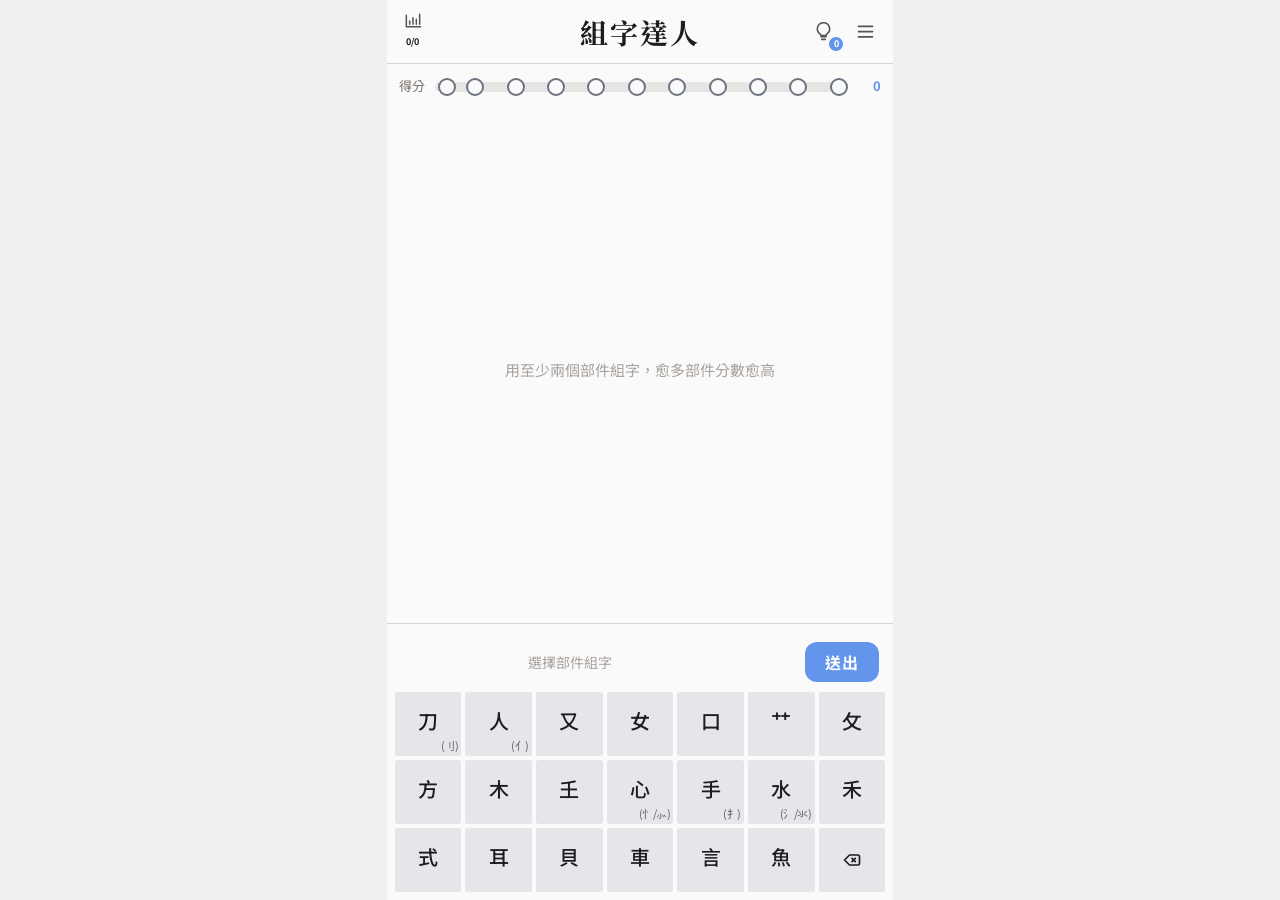
<file: master.html>
<!DOCTYPE html>
<html lang="zh-Hant">
<head>
  <meta charset="UTF-8" />
  <meta name="viewport" content="width=device-width, initial-scale=1.0, maximum-scale=1.0, user-scalable=no, viewport-fit=cover" />
  <title>組字達人</title>
  <link rel="stylesheet" href="master.css">
  <link rel="preconnect" href="https://fonts.googleapis.com">
  <link rel="preconnect" href="https://fonts.gstatic.com" crossorigin>
  <link href="https://fonts.googleapis.com/css2?family=Noto+Sans+TC:wght@400;500;700;900&family=Noto+Serif+TC:wght@700;900&display=swap" rel="stylesheet">
</head>
<body>
  <div id="landscape-lock-overlay" class="landscape-lock-overlay">
    <svg viewBox="0 0 24 24" aria-hidden="true"><rect x="7" y="2" width="10" height="20" rx="2"/><line x1="12" y1="18" x2="12.01" y2="18"/></svg>
    <p>請將手機轉為直式進行遊戲</p>
  </div>
  <div class="master-app">
    <header class="master-header">
      <div class="stats-wrap">
        <button id="stats-button" class="stats-button" type="button" aria-label="統計資料" aria-expanded="false" aria-controls="stats-popover">
          <svg viewBox="0 0 24 24" aria-hidden="true"><path d="M4 19V5m0 14h17M8 16v-4m4 4V8m4 8v-6m4 6V4"/></svg>
        </button>
        <strong id="stats-total" class="stats-total">0/0</strong>
        <section id="stats-popover" class="stats-popover" hidden aria-label="組字統計">
          <h2>組字數量統計</h2>
          <table>
            <tbody id="stats-rows"></tbody>
            <tfoot><tr><th>總計</th><th id="stats-grand-total">0/0</th></tr></tfoot>
          </table>
          <button id="share-results-button" class="share-results-button" type="button">分享結果</button>
        </section>
      </div>
      <h1>組字達人</h1>
      <div class="hint-wrap">
        <button id="hint-button" class="hint-button" type="button" aria-label="注音提示，0 個提示" aria-expanded="false" aria-controls="hint-modal" title="使用注音提示">
          <svg viewBox="0 0 24 24" aria-hidden="true"><path d="M9 18h6m-5 3h4m-2-19a7 7 0 0 0-4 12.75c.7.48 1 1.06 1 1.75h6c0-.69.3-1.27 1-1.75A7 7 0 0 0 12 2Z"/></svg>
          <span id="hint-count" class="hint-count" aria-hidden="true">0</span>
        </button>
      </div>
      <div class="menu-wrap">
        <button id="menu-button" class="menu-button" type="button" aria-label="開啟選單" aria-expanded="false" aria-controls="game-menu">
          <svg viewBox="0 0 24 24" aria-hidden="true"><path d="M4 6h16M4 12h16M4 18h16"/></svg>
        </button>
        <nav id="game-menu" class="game-menu" hidden>
          <a href="index.html">
            <svg class="game-link-icon" viewBox="0 0 24 24" aria-hidden="true"><rect x="4" y="4" width="6" height="6" rx="1"/><rect x="14" y="4" width="6" height="6" rx="1"/><rect x="4" y="14" width="6" height="6" rx="1"/><rect x="14" y="14" width="6" height="6" rx="1"/></svg>
            <span>部件 wordle</span>
          </a>
          <button id="theme-button" type="button">
            <svg class="theme-icon theme-icon-sun" viewBox="0 0 24 24" aria-hidden="true"><path d="M12 3v1m0 16v1m9-9h-1M4 12H3m15.364 6.364l-.707-.707M6.343 6.343l-.707-.707m12.728 0l-.707.707M6.343 17.657l-.707.707M16 12a4 4 0 11-8 0 4 4 0 018 0z"/></svg>
            <svg class="theme-icon theme-icon-moon" viewBox="0 0 24 24" aria-hidden="true"><path d="M20.354 15.354A9 9 0 018.646 3.646 9.003 9.003 0 0012 21a9.003 9.003 0 008.354-5.646z"/></svg>
            <span>切換深淺色</span>
          </button>
        </nav>
      </div>
    </header>

    <main id="collection" class="collection" aria-live="polite">
      <div class="scorebar" aria-label="目前分數">
        <div class="scorebar-line">
          <span class="score-label">得分</span>
          <div class="score-progress">
            <div class="score-track" role="progressbar" aria-label="得分進度" aria-valuemin="0" aria-valuemax="100" aria-valuenow="0"><div id="score-fill"></div></div>
            <div class="score-milestones" aria-hidden="true">
              <span class="score-milestone" data-threshold="3" style="left:3%"><span class="milestone-label">好的開始</span></span>
              <span class="score-milestone" data-threshold="10" style="left:10%"><span class="milestone-label">繼續加油</span></span>
              <span class="score-milestone" data-threshold="20" style="left:20%"><span class="milestone-label">表現很棒</span></span>
              <span class="score-milestone" data-threshold="30" style="left:30%"><span class="milestone-label">進步神速</span></span>
              <span class="score-milestone" data-threshold="40" style="left:40%"><span class="milestone-label">非常厲害</span></span>
              <span class="score-milestone" data-threshold="50" style="left:50%"><span class="milestone-label">突破一半</span></span>
              <span class="score-milestone" data-threshold="60" style="left:60%"><span class="milestone-label">真的超強</span></span>
              <span class="score-milestone" data-threshold="70" style="left:70%"><span class="milestone-label">越來越近</span></span>
              <span class="score-milestone" data-threshold="80" style="left:80%"><span class="milestone-label">你是神人</span></span>
              <span class="score-milestone" data-threshold="90" style="left:90%"><span class="milestone-label">要集滿了</span></span>
              <span class="score-milestone" data-threshold="100" style="left:100%"><span class="milestone-label">天才</span></span>
            </div>
          </div>
          <strong id="score-value">0</strong>
        </div>
      </div>
      <section id="collection-area" class="collection-area">
        <p id="empty-message" class="empty-message">用至少兩個部件組字，愈多部件分數愈高</p>
        <div id="collected-characters" class="collected-characters"></div>
      </section>
    </main>

    <footer class="input-area">
      <div class="compose-row">
        <div class="composition-region">
          <div id="composition-text" class="composition" aria-live="polite"><span class="preview-placeholder">選擇部件組字</span></div>
          <span id="result-slot" class="composition-result-slot" aria-live="polite"></span>
        </div>
        <button id="submit-button" class="submit-key" type="button">送出</button>
      </div>
      <div id="keyboard" class="keyboard" aria-label="部件鍵盤"></div>
      <div id="toast" class="toast" role="status" aria-live="polite"></div>
    </footer>
  </div>
  <div id="hint-modal" class="hint-modal" hidden>
    <section class="hint-dialog" role="dialog" aria-modal="false" aria-labelledby="hint-modal-title">
      <header class="hint-dialog-header">
        <h2 id="hint-modal-title">注音提示 <span class="hint-balance"><svg viewBox="0 0 24 24" aria-hidden="true"><path d="M9 18h6m-5 3h4m-2-19a7 7 0 0 0-4 12.75c.7.48 1 1.06 1 1.75h6c0-.69.3-1.27 1-1.75A7 7 0 0 0 12 2Z"/></svg><span aria-hidden="true">×</span><span id="hint-modal-count">0</span></span></h2>
        <button id="hint-close-button" class="hint-close-button" type="button" aria-label="關閉提示視窗"><svg viewBox="0 0 24 24" aria-hidden="true"><path d="m6 6 12 12M18 6 6 18"/></svg></button>
      </header>
      <ol id="hint-results" class="hint-results" aria-live="polite"></ol>
      <div class="hint-options">
        <div class="hint-option">
          <span>提示 2 個部件的字</span>
          <button id="hint-2part-button" class="hint-option-button" type="button"><svg viewBox="0 0 24 24" aria-hidden="true"><path d="M9 18h6m-5 3h4m-2-19a7 7 0 0 0-4 12.75c.7.48 1 1.06 1 1.75h6c0-.69.3-1.27 1-1.75A7 7 0 0 0 12 2Z"/></svg>×1</button>
        </div>
        <div class="hint-option">
          <span>提示 3+ 個部件的字</span>
          <button id="hint-3plus-button" class="hint-option-button" type="button"><svg viewBox="0 0 24 24" aria-hidden="true"><path d="M9 18h6m-5 3h4m-2-19a7 7 0 0 0-4 12.75c.7.48 1 1.06 1 1.75h6c0-.69.3-1.27 1-1.75A7 7 0 0 0 12 2Z"/></svg>×2</button>
        </div>
      </div>
    </section>
  </div>
  <script src="master.js"></script>
</body>
</html>
</file>
<file: master.css>
* {
  box-sizing: border-box;
  -webkit-tap-highlight-color: transparent;
}

html,
body {
  width: 100%;
  height: 100dvh;
  max-height: 100dvh;
  margin: 0;
  overflow: hidden;
  overscroll-behavior: none;
}

body {
  display: flex;
  justify-content: center;
  background: #f0f0f2;
  color: #1d1d1f;
  font-family: "Noto Sans TC", "PingFang TC", "Microsoft JhengHei", sans-serif;
  user-select: none;
}

html.dark body {
  background: #09090a;
  color: #f5f5f7;
}

.landscape-lock-overlay {
  position: fixed;
  inset: 0;
  z-index: 50;
  display: none;
  flex-direction: column;
  align-items: center;
  justify-content: center;
  gap: 16px;
  padding: 24px;
  background: #fafafa;
  color: #1d1d1f;
  text-align: center;
}

html.dark .landscape-lock-overlay {
  background: #121213;
  color: #f5f5f7;
}

.landscape-lock-overlay svg {
  width: 48px;
  height: 48px;
  fill: none;
  stroke: currentColor;
  stroke-width: 1.8;
}

.landscape-lock-overlay p {
  margin: 0;
  font-size: 18px;
  font-weight: 700;
  letter-spacing: .04em;
}

@media (orientation: landscape) and (max-height: 460px) and (max-width: 932px) {
  .landscape-lock-overlay {
    display: flex;
  }
}

button {
  font: inherit;
  color: inherit;
  cursor: pointer;
}

.master-app {
  position: relative;
  display: flex;
  flex-direction: column;
  width: 100%;
  height: 100dvh;
  overflow: hidden;
  background: #fafafa;
}

html.dark .master-app {
  background: #121213;
}

@media (min-width: 640px) {
  .master-app {
    width: min(100%, calc(100dvh * 9 / 16));
    aspect-ratio: 9 / 16;
  }
}

/* 頂部列與統計 */
.master-header {
  position: relative;
  display: flex;
  flex: 0 0 auto;
  height: 56px;
  align-items: center;
  justify-content: center;
  padding: 0 52px;
  border-bottom: 1px solid #d6d3d1;
  background: #fafafa;
}

html.dark .master-header {
  border-color: #27272a;
  background: #121213;
}

.master-header h1 {
  margin: 0;
  font-family: "Noto Serif TC", "Songti TC", "PMingLiU", serif;
  font-size: 24px;
  font-weight: 700;
  letter-spacing: .08em;
  white-space: nowrap;
}

.stats-wrap {
  position: absolute;
  z-index: 5;
  top: 3px;
  left: 8px;
  display: flex;
  flex-direction: column;
  align-items: center;
  gap: 0;
}

.stats-button,
.menu-button {
  display: grid;
  width: 36px;
  height: 36px;
  place-items: center;
  border: 0;
  border-radius: 10px;
  background: transparent;
  color: #57534e;
}

html.dark .stats-button,
html.dark .menu-button {
  color: #d4d4d8;
}

.stats-button:hover,
.stats-button:focus-visible,
.menu-button:hover,
.menu-button:focus-visible {
  background: #e7e5e4;
  outline: none;
}

html.dark .stats-button:hover,
html.dark .stats-button:focus-visible,
html.dark .menu-button:hover,
html.dark .menu-button:focus-visible {
  background: #27272a;
}

.stats-button svg {
  width: 20px;
  height: 20px;
  fill: none;
  stroke: currentColor;
  stroke-width: 1.8;
  stroke-linecap: round;
  stroke-linejoin: round;
}

.stats-total {
  min-width: 0;
  margin-top: -3px;
  font-size: 9px;
  line-height: 11px;
  font-variant-numeric: tabular-nums;
  white-space: nowrap;
}

.menu-wrap {
  position: absolute;
  top: 50%;
  right: 10px;
  z-index: 5;
  transform: translateY(-50%);
}

.hint-wrap {
  position: absolute;
  top: 50%;
  right: 52px;
  z-index: 5;
  transform: translateY(-50%);
}

.hint-button {
  position: relative;
  display: grid;
  width: 36px;
  height: 36px;
  place-items: center;
  border: 0;
  border-radius: 10px;
  background: transparent;
  color: #57534e;
}

html.dark .hint-button {
  color: #d4d4d8;
}

.hint-button:hover,
.hint-button:focus-visible {
  background: #e7e5e4;
  outline: none;
}

html.dark .hint-button:hover,
html.dark .hint-button:focus-visible {
  background: #27272a;
}

.hint-button svg {
  width: 21px;
  height: 21px;
  fill: none;
  stroke: currentColor;
  stroke-width: 1.8;
  stroke-linecap: round;
  stroke-linejoin: round;
}

.hint-count {
  position: absolute;
  right: -3px;
  bottom: -2px;
  display: grid;
  min-width: 16px;
  height: 16px;
  padding: 0 3px;
  place-items: center;
  border: 1px solid #fafafa;
  border-radius: 99px;
  background: #6495ed;
  color: #fff;
  font-size: 9px;
  font-weight: 700;
  line-height: 1;
  font-variant-numeric: tabular-nums;
}

html.dark .hint-count {
  border-color: #121213;
}

.menu-button svg {
  width: 21px;
  height: 21px;
  fill: none;
  stroke: currentColor;
  stroke-width: 2;
  stroke-linecap: round;
}

.game-menu,
.stats-popover {
  position: absolute;
  padding: 6px;
  border: 1px solid #e7e5e4;
  border-radius: 12px;
  background: #fff;
  color: #292524;
  box-shadow: 0 12px 28px #0003;
}

.game-menu[hidden],
.stats-popover[hidden],
.empty-message[hidden] {
  display: none;
}

html.dark .game-menu,
html.dark .stats-popover {
  border-color: #3f3f46;
  background: #202023;
  color: #f4f4f5;
}

.game-menu {
  top: 42px;
  right: 0;
  min-width: 180px;
  text-align: left;
}

.game-menu a,
.game-menu button {
  display: block;
  width: 100%;
  padding: 10px 12px;
  border: 0;
  border-radius: 8px;
  background: transparent;
  color: inherit;
  font-size: 14px;
  text-align: left;
  text-decoration: none;
}

.game-menu a {
  display: flex;
  align-items: center;
  gap: 10px;
}

.game-link-icon {
  width: 18px;
  height: 18px;
  flex: 0 0 auto;
  fill: none;
  stroke: currentColor;
  stroke-width: 1.8;
  stroke-linecap: round;
  stroke-linejoin: round;
}

#theme-button {
  display: flex;
  align-items: center;
  gap: 10px;
}

.theme-icon {
  width: 18px;
  height: 18px;
  flex: 0 0 auto;
  fill: none;
  stroke: currentColor;
  stroke-width: 2;
  stroke-linecap: round;
  stroke-linejoin: round;
}

.theme-icon-sun {
  display: none;
}

html.dark .theme-icon-sun {
  display: block;
}

html.dark .theme-icon-moon {
  display: none;
}

.game-menu a:hover,
.game-menu button:hover,
.game-menu a:focus-visible,
.game-menu button:focus-visible {
  background: #f5f5f4;
  outline: none;
}

html.dark .game-menu a:hover,
html.dark .game-menu button:hover,
html.dark .game-menu a:focus-visible,
html.dark .game-menu button:focus-visible {
  background: #333338;
}

.stats-popover {
  top: calc(100% + 4px);
  left: 0;
  width: min(260px, calc(100vw - 64px));
  padding: 14px;
  text-align: left;
}

.stats-popover h2 {
  margin: 0 0 10px;
  font-size: 16px;
  font-weight: 700;
}

.stats-popover table {
  width: 100%;
  border-collapse: collapse;
  font-size: 13px;
}

.stats-popover th,
.stats-popover td {
  padding: 7px 5px;
  border-bottom: 1px solid #e7e5e4;
  text-align: left;
}

.stats-popover tr > :last-child {
  text-align: right;
  font-variant-numeric: tabular-nums;
}

.stats-popover thead,
.stats-popover tfoot {
  color: #78716c;
}

html.dark .stats-popover th,
html.dark .stats-popover td {
  border-color: #3f3f46;
}

html.dark .stats-popover thead,
html.dark .stats-popover tfoot {
  color: #a1a1aa;
}

.share-results-button {
  display: block;
  width: 100%;
  margin-top: 12px;
  padding: 9px 12px;
  border: 0;
  border-radius: 8px;
  background: #6495ed;
  color: #fff;
  font-size: 14px;
  font-weight: 700;
}

.share-results-button:hover {
  opacity: .9;
}

.hint-modal[hidden] {
  display: none;
}

.hint-modal {
  position: fixed;
  inset: 0;
  z-index: 20;
  pointer-events: none;
}

.hint-dialog {
  position: absolute;
  top: 0;
  left: 0;
  right: auto;
  width: max-content;
  min-width: 188px;
  max-width: min(240px, calc(100vw - 16px));
  max-height: min(75dvh, 560px);
  overflow-y: auto;
  padding: 12px;
  border: 1px solid #e7e5e4;
  border-radius: 12px;
  background: #fff;
  color: #292524;
  box-shadow: 0 12px 28px #0003;
  pointer-events: auto;
}

.hint-dialog-header {
  display: flex;
  align-items: center;
  justify-content: space-between;
  gap: 18px;
  margin-bottom: 8px;
}

.hint-dialog h2 {
  display: flex;
  align-items: center;
  gap: 10px;
  margin: 0;
  font-size: 16px;
  font-weight: 700;
  white-space: nowrap;
}

.hint-balance {
  display: inline-flex;
  align-items: center;
  gap: 3px;
  color: #6495ed;
  font-size: 14px;
  font-variant-numeric: tabular-nums;
}

.hint-balance svg {
  width: 16px;
  height: 16px;
  fill: none;
  stroke: currentColor;
  stroke-width: 1.8;
  stroke-linecap: round;
  stroke-linejoin: round;
}

.hint-close-button {
  display: grid;
  width: 28px;
  height: 28px;
  flex: 0 0 auto;
  place-items: center;
  border: 0;
  border-radius: 7px;
  background: transparent;
  color: #78716c;
}

.hint-close-button:hover,
.hint-close-button:focus-visible {
  background: #f5f5f4;
  outline: none;
}

html.dark .hint-close-button {
  color: #d4d4d8;
}

html.dark .hint-close-button:hover,
html.dark .hint-close-button:focus-visible {
  background: #333338;
}

.hint-close-button svg {
  width: 17px;
  height: 17px;
  fill: none;
  stroke: currentColor;
  stroke-width: 2;
  stroke-linecap: round;
}

html.dark .hint-dialog {
  border-color: #3f3f46;
  background: #202023;
  color: #f4f4f5;
}

.hint-results {
  display: grid;
  gap: 5px;
  max-height: min(36dvh, 260px);
  overflow-y: auto;
  margin: 0 0 9px;
  padding: 0;
  list-style: none;
}

.hint-results:empty {
  display: none;
}

.hint-result {
  display: flex;
  align-items: center;
  justify-content: space-between;
  gap: 18px;
  padding: 5px 8px;
  border-radius: 7px;
  background: #f5f5f4;
}

html.dark .hint-result {
  background: #333338;
}

.hint-result-label {
  color: #78716c;
  font-size: 12px;
  white-space: nowrap;
}

html.dark .hint-result-label {
  color: #a1a1aa;
}

.hint-result-readings {
  color: #2563eb;
  font-size: 18px;
  font-weight: 700;
  letter-spacing: .04em;
  white-space: nowrap;
}

html.dark .hint-result-readings {
  color: #93b4f5;
}

.hint-options {
  display: flex;
  flex-direction: column;
  gap: 5px;
}

.hint-option {
  display: flex;
  align-items: center;
  justify-content: space-between;
  gap: 8px;
  color: #57534e;
  font-size: 12px;
  white-space: nowrap;
}

html.dark .hint-option {
  color: #d4d4d8;
}

.hint-option-button {
  display: inline-flex;
  min-width: 50px;
  align-items: center;
  justify-content: center;
  gap: 2px;
  padding: 5px 7px;
  border: 0;
  border-radius: 7px;
  background: #6495ed;
  color: #fff;
  font-size: 12px;
  font-weight: 700;
}

.hint-option-button svg {
  width: 14px;
  height: 14px;
  fill: none;
  stroke: currentColor;
  stroke-width: 1.8;
  stroke-linecap: round;
  stroke-linejoin: round;
}

.hint-option-button:disabled {
  cursor: not-allowed;
  opacity: .45;
}

@media (min-width: 640px) {
  .master-header {
    height: 64px;
  }

  .master-header h1 {
    font-size: 28px;
  }
}

/* 中間遊戲區與得分條 */
.collection {
  display: flex;
  min-height: 0;
  flex: 1 1 auto;
  flex-direction: column;
  padding: 10px 12px 4px;
}

.scorebar {
  position: relative;
  z-index: 1;
  display: flex;
  flex: 0 0 42px;
  width: 100%;
  margin-bottom: 4px;
  font-size: 13px;
}

.scorebar-line {
  display: flex;
  width: 100%;
  height: 42px;
  align-items: flex-start;
  gap: 10px;
}

.score-label {
  margin-top: 2px;
  color: #78716c;
  white-space: nowrap;
}

html.dark .score-label {
  color: #a1a1aa;
}

.score-progress {
  position: relative;
  min-width: 0;
  height: 42px;
  flex: 1;
  --track-center: 13px;
  --track-thickness: clamp(4px, 1.8vw, 10px);
  --milestone-size: clamp(8px, 4vw, 18px);
}

.score-track {
  position: absolute;
  top: var(--track-center);
  right: 0;
  left: 0;
  height: var(--track-thickness);
  overflow: hidden;
  border-radius: 99px;
  background: #e7e5e4;
  transform: translateY(-50%);
}

html.dark .score-track {
  background: #3f3f46;
}

#score-fill {
  width: 0;
  height: 100%;
  border-radius: inherit;
  background: #6495ed;
  transition: width .3s ease;
}

#score-value {
  min-width: 2.5em;
  margin-top: 2px;
  color: #6495ed;
  text-align: right;
  font-variant-numeric: tabular-nums;
}

.score-milestones {
  position: absolute;
  inset: 0 0 auto;
  height: 42px;
  z-index: 2;
  pointer-events: none;
}

.score-milestone {
  position: absolute;
  top: var(--track-center);
  width: var(--milestone-size);
  height: var(--milestone-size);
  transform: translate(-50%, -50%);
  border: 2px solid #6b7280;
  border-radius: 50%;
  background: #fafafa;
}

html.dark .score-milestone {
  border-color: #71717a;
  background: #121213;
}

.score-milestone.is-reached {
  border-color: #4b5563;
  background: #6495ed;
}

html.dark .score-milestone.is-reached {
  border-color: #71717a;
  background: #6495ed;
}

.milestone-label {
  position: absolute;
  top: calc(var(--milestone-size) + 2px);
  left: 50%;
  display: none;
  transform: translateX(-50%);
  color: #6495ed;
  font-size: 11px;
  font-weight: 700;
  line-height: 15px;
  white-space: nowrap;
}

html.dark .milestone-label {
  color: #6495ed;
}

.score-milestone.is-current .milestone-label {
  display: block;
}

.score-milestone[data-threshold="3"] .milestone-label {
  left: 0;
  transform: none;
}

.score-milestone[data-threshold="100"] .milestone-label {
  right: 0;
  left: auto;
  transform: none;
}

.collection-area {
  position: relative;
  display: flex;
  min-height: 0;
  flex: 1 1 auto;
  flex-direction: column;
  --card-size: clamp(48px, 12vw, 68px);
  --card-gap: clamp(6px, 1.5vw, 12px);
  overflow-y: auto;
  padding: 8px 4px;
  scrollbar-width: thin;
}

.empty-message {
  position: absolute;
  inset: 0;
  display: grid;
  place-items: center;
  margin: 0;
  padding: 24px;
  color: #a8a29e;
  font-size: 15px;
  text-align: center;
  pointer-events: none;
}

html.dark .empty-message {
  color: #71717a;
}

.collected-characters {
  display: flex;
  width: 100%;
  flex: 0 0 auto;
  flex-direction: column;
  gap: var(--card-gap);
  margin-top: auto;
  padding-top: 32px;
}

.collection-row {
  display: grid;
  width: 100%;
  flex: 0 0 auto;
  grid-template-columns: repeat(var(--cards-per-row), var(--card-size));
  justify-content: center;
  gap: var(--card-gap);
}

.collected-card {
  --card-opacity: .1;
  position: relative;
  display: grid;
  width: var(--card-size);
  height: var(--card-size);
  flex: 0 0 auto;
  place-items: center;
  border: 0;
  border-radius: 10px;
  background: rgba(100, 149, 237, var(--card-opacity));
  animation: card-in .2s ease-out;
}

.collected-char {
  color: #000;
  font-size: clamp(28px, 6vw, 36px);
  font-weight: 700;
  line-height: 1;
}

.score-popup {
  position: absolute;
  top: -18px;
  left: 50%;
  color: #6495ed;
  font-size: 12px;
  font-weight: 700;
  white-space: nowrap;
  transform: translateX(-50%);
  animation: score-popup 1.2s ease-out forwards;
}

html.dark .collected-card {
  color: #fff;
}

html.dark .collected-char {
  color: #fff;
}

/* 底部組字面板與鍵盤，尺寸比照部件 wordle */
.input-area {
  position: relative;
  flex: 0 0 auto;
  padding: 6px 8px calc(8px + env(safe-area-inset-bottom));
  border-top: 1px solid #d6d3d1;
  background: #fafafa;
}

html.dark .input-area {
  border-color: #27272a;
  background: #121213;
}

.compose-row {
  position: relative;
  display: flex;
  align-items: center;
  justify-content: space-between;
  gap: 8px;
  height: 56px;
  padding: 10px 6px 2px;
}

.composition-region {
  position: relative;
  display: flex;
  min-width: 0;
  height: 44px;
  flex: 1;
  align-items: center;
  justify-content: center;
}

.composition {
  display: flex;
  width: 100%;
  min-width: 0;
  height: 44px;
  align-items: center;
  justify-content: center;
  padding-right: 58px;
  gap: 5px;
  overflow: hidden;
  white-space: nowrap;
}

.composition .composition-token,
.composition .composition-operator,
.composition .preview-character {
  flex: 0 0 auto;
  color: #1d1d1f;
  font-size: 18px;
  font-weight: 700;
  letter-spacing: .04em;
}

html.dark .composition .composition-token,
html.dark .composition .composition-operator,
html.dark .composition .preview-character {
  color: #f5f5f7;
}

.composition .preview-placeholder {
  color: #a8a29e;
  font-size: 14px;
}

html.dark .composition .preview-placeholder {
  color: #71717a;
}

.composition-result-slot {
  position: absolute;
  top: 0;
  right: 0;
  display: flex;
  width: 58px;
  height: 44px;
  align-items: center;
  justify-content: center;
  white-space: nowrap;
  color: #1d1d1f;
  font-size: 18px;
  font-weight: 700;
  pointer-events: none;
}

html.dark .composition-result-slot {
  color: #f5f5f7;
}

.submit-key {
  display: flex;
  height: 40px;
  flex: 0 0 auto;
  align-items: center;
  justify-content: center;
  padding: 0 20px;
  border: 0;
  border-radius: 12px;
  background: #6495ed;
  color: #fff;
  font-weight: 700;
  letter-spacing: .08em;
}

.submit-key:hover {
  opacity: .9;
}

.keyboard {
  display: grid;
  grid-template-columns: repeat(7, minmax(0, 1fr));
  gap: .25rem;
  margin-top: 6px;
}

.kb-btn,
.backspace-key {
  position: relative;
  display: flex;
  min-width: 0;
  height: clamp(3.25rem, 7.5dvh, 4rem);
  align-items: center;
  justify-content: center;
  margin: 0;
  border: 0;
  border-radius: .1875rem;
  background: #e5e5ea;
  color: #1d1d1f;
  font-size: 1.25rem;
  font-weight: 500;
  touch-action: manipulation;
  transition: transform .12s ease, background-color .12s ease, color .12s ease;
}

html.dark .kb-btn,
html.dark .backspace-key {
  background: #3a3a3c;
  color: #f5f5f7;
}

.kb-btn:active,
.backspace-key:active,
.submit-key:active {
  transform: scale(.95);
}

.kb-btn span:first-child {
  line-height: 1;
  transform: translateY(-.1875rem);
}

.kb-variant {
  position: absolute;
  right: .3em;
  bottom: .5em;
  font-size: .625rem;
  font-weight: 400;
  line-height: 1;
  letter-spacing: -.05em;
  opacity: .65;
  pointer-events: none;
}

.backspace-key svg {
  width: 1.25rem;
  height: 1.25rem;
  fill: none;
  stroke: currentColor;
  stroke-width: 2;
  stroke-linecap: round;
  stroke-linejoin: round;
}

.toast {
  position: absolute;
  z-index: 10;
  right: 8px;
  bottom: calc(100% + .5rem);
  left: 8px;
  width: max-content;
  max-width: 92%;
  margin: auto;
  padding: 6px 16px;
  transform: translateY(4px);
  border-radius: 12px;
  background: #1c1917;
  color: #fff;
  font-size: 12px;
  font-weight: 700;
  text-align: center;
  box-shadow: 0 12px 30px #0003;
  opacity: 0;
  pointer-events: none;
  transition: opacity .15s ease, transform .15s ease;
}

html.dark .toast {
  background: #fff;
  color: #111;
}

.toast.visible {
  transform: translateY(0);
  opacity: 1;
}

.toast.toast-pop {
  animation: toast-pop .18s ease-out;
}

@keyframes card-in {
  from {
    transform: scale(.85);
    opacity: .4;
  }
  to {
    transform: scale(1);
    opacity: 1;
  }
}

@keyframes toast-pop {
  0% {
    transform: translateY(5px) scale(.88);
    opacity: 0;
  }
  65% {
    transform: translateY(-1px) scale(1.03);
    opacity: 1;
  }
  100% {
    transform: translateY(0) scale(1);
    opacity: 1;
  }
}

@keyframes score-popup {
  0% {
    opacity: 1;
    transform: translate(-50%, 0);
  }
  100% {
    opacity: 0;
    transform: translate(-50%, -12px);
  }
}

@media (min-width: 640px) {
  .kb-btn,
  .backspace-key {
    height: clamp(3.75rem, 7.5dvh, 4rem);
  }

  .kb-variant {
    font-size: .6875rem;
  }
}
</file>
